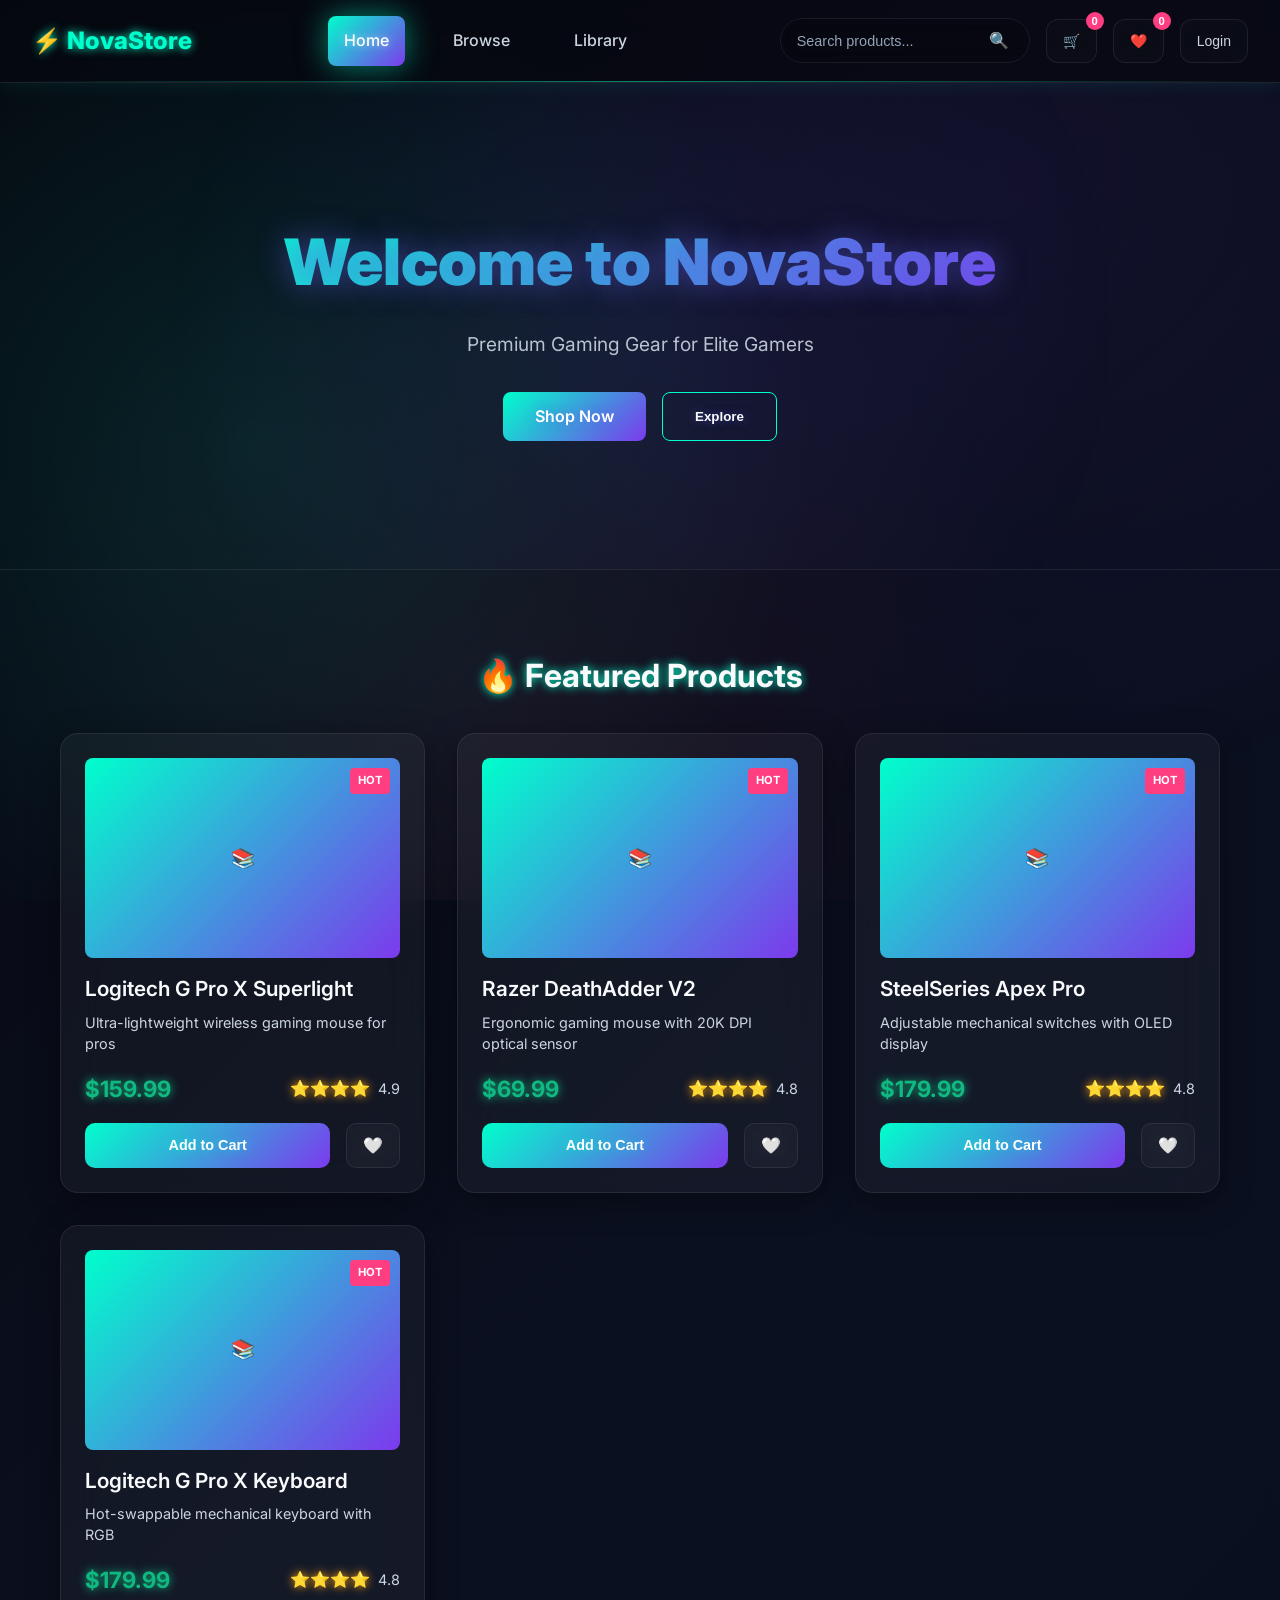
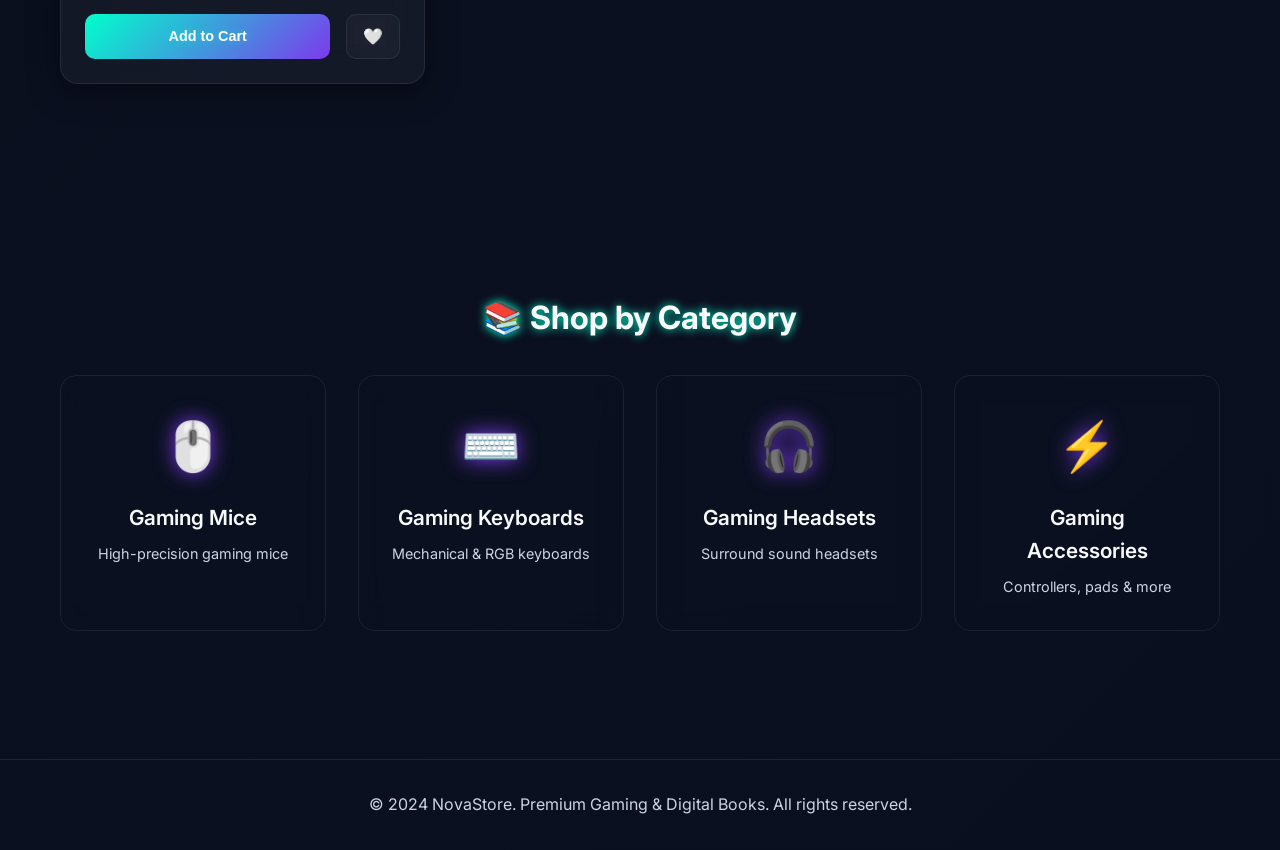
<file: index.html>
<!DOCTYPE html>
<html lang="en">
<head>
    <meta charset="UTF-8">
    <meta name="viewport" content="width=device-width, initial-scale=1.0">
    <title>NovaStore - Premium Gaming Gear</title>
    <link rel="stylesheet" href="assets/style.css">
    <link rel="preconnect" href="https://fonts.googleapis.com">
    <link rel="preconnect" href="https://fonts.gstatic.com" crossorigin>
    <link href="https://fonts.googleapis.com/css2?family=Inter:wght@300;400;500;600;700;800;900&display=swap" rel="stylesheet">
<style>
/* FORCE MOBILE FIX - NO BREAK */
@media screen and (max-width: 768px) {

  body {
    margin: 0;
    padding: 0;
    overflow-x: hidden;
  }

  .navbar {
    display: flex;
    flex-direction: column !important;
    align-items: center !important;
    gap: 10px;
  }

  .nav-menu {
    display: flex;
    flex-wrap: wrap;
    justify-content: center;
    gap: 8px;
  }

  .nav-actions {
    width: 100%;
    display: flex;
    justify-content: space-around;
  }

  input, .search-input {
    width: 90% !important;
  }

  .products-grid {
    display: grid !important;
    grid-template-columns: 1fr !important;
    gap: 15px;
  }

  .product-card {
    width: 100% !important;
  }

  button, .product-btn {
    width: 100%;
  }
}
</style>
</head>
<body>
    <!-- Navigation -->
    <nav class="navbar">
        <div class="nav-left">
            <div class="nav-brand">
                <h2>⚡ NovaStore</h2>
            </div>
        </div>
        <div class="nav-center">
            <div class="nav-menu">
                <a href="index.html" class="nav-link active">Home</a>
                <a href="browse.html" class="nav-link">Browse</a>
                <a href="library.html" class="nav-link">Library</a>
            </div>
        </div>
        <div class="nav-right">
            <div class="search-container">
                <input type="text" id="searchInput" placeholder="Search products...">
                <button class="search-btn">🔍</button>
            </div>
            <button class="nav-btn" id="cartBtn">
                <span class="icon">🛒</span>
                <span class="count" id="cartCount">0</span>
            </button>
            <button class="nav-btn" id="wishlistBtn">
                <span class="icon">❤️</span>
                <span class="count" id="wishlistCount">0</span>
            </button>
            <button class="nav-btn" id="loginBtn">Login</button>
        </div>
        <button class="mobile-menu-toggle" id="mobileMenuToggle">☰</button>
    </nav>

    <!-- Hero Section -->
    <section class="hero">
        <div class="hero-content">
            <h1 class="hero-title">Welcome to NovaStore</h1>
            <p class="hero-subtitle">Premium Gaming Gear for Elite Gamers</p>
            <div class="hero-actions">
                <a href="browse.html" class="btn-primary">Shop Now</a>
                <button class="btn-secondary" id="exploreBtn">Explore</button>
            </div>
        </div>
        <div class="hero-background"></div>
    </section>

    <!-- Featured Products -->
    <section class="featured-section">
        <div class="container">
            <h2 class="section-title">🔥 Featured Products</h2>
            <div class="products-grid" id="featuredProductsGrid">
                <!-- Products will be dynamically inserted here -->
            </div>
        </div>
    </section>

    <!-- Categories -->
    <section class="categories-section">
        <div class="container">
            <h2 class="section-title">📚 Shop by Category</h2>
            <div class="categories-grid">
                <div class="category-card" data-category="Gaming Gear - Mouse">
                    <div class="category-icon">🖱️</div>
                    <h3>Gaming Mice</h3>
                    <p>High-precision gaming mice</p>
                </div>
                <div class="category-card" data-category="Gaming Gear - Keyboard">
                    <div class="category-icon">⌨️</div>
                    <h3>Gaming Keyboards</h3>
                    <p>Mechanical & RGB keyboards</p>
                </div>
                <div class="category-card" data-category="Gaming Gear - Headsets">
                    <div class="category-icon">🎧</div>
                    <h3>Gaming Headsets</h3>
                    <p>Surround sound headsets</p>
                </div>
                <div class="category-card" data-category="Gaming Gear - Accessories">
                    <div class="category-icon">⚡</div>
                    <h3>Gaming Accessories</h3>
                    <p>Controllers, pads & more</p>
                </div>
            </div>
        </div>
    </section>

    <!-- Cart Sidebar -->
    <div class="cart-overlay" id="cartOverlay"></div>
    <div class="cart-sidebar" id="cartSidebar">
        <div class="cart-header">
            <h3>Shopping Cart</h3>
            <button class="close-btn" id="closeCartBtn">×</button>
        </div>
        <div class="cart-items" id="cartItems">
            <!-- Cart items will be dynamically inserted here -->
        </div>
        <div class="cart-footer">
            <div class="cart-total">
                <span>Total:</span>
                <span id="cartTotal">$0.00</span>
            </div>
            <button class="checkout-btn" id="checkoutBtn">Checkout</button>
        </div>
    </div>

    <!-- Wishlist Modal -->
    <div class="wishlist-overlay" id="wishlistOverlay"></div>
    <div class="wishlist-modal" id="wishlistModal">
        <div class="wishlist-header">
            <h3>My Wishlist</h3>
            <button class="close-btn" id="closeWishlistBtn">×</button>
        </div>
        <div class="wishlist-items" id="wishlistItems">
            <!-- Wishlist items will be dynamically inserted here -->
        </div>
    </div>

    <!-- Login Modal -->
    <div class="login-overlay" id="loginOverlay"></div>
    <div class="login-modal" id="loginModal">
        <div class="login-header">
            <h3>Login to NovaStore</h3>
            <button class="close-btn" id="closeLoginBtn">×</button>
        </div>
        <form id="loginForm">
            <div class="form-group">
                <input type="text" id="loginUsername" placeholder="Username" required>
            </div>
            <div class="form-group">
                <input type="password" id="loginPassword" placeholder="Password" required>
            </div>
            <button type="submit" class="btn-primary">Login</button>
        </form>
    </div>

    <!-- Toast Notifications -->
    <div class="toast-container" id="toastContainer"></div>

    <!-- Footer -->
    <footer class="footer">
        <div class="container">
            <p>&copy; 2024 NovaStore. Premium Gaming & Digital Books. All rights reserved.</p>
        </div>
    </footer>

    <script src="assets/app.js" defer></script>
</body>
</html>
</file>
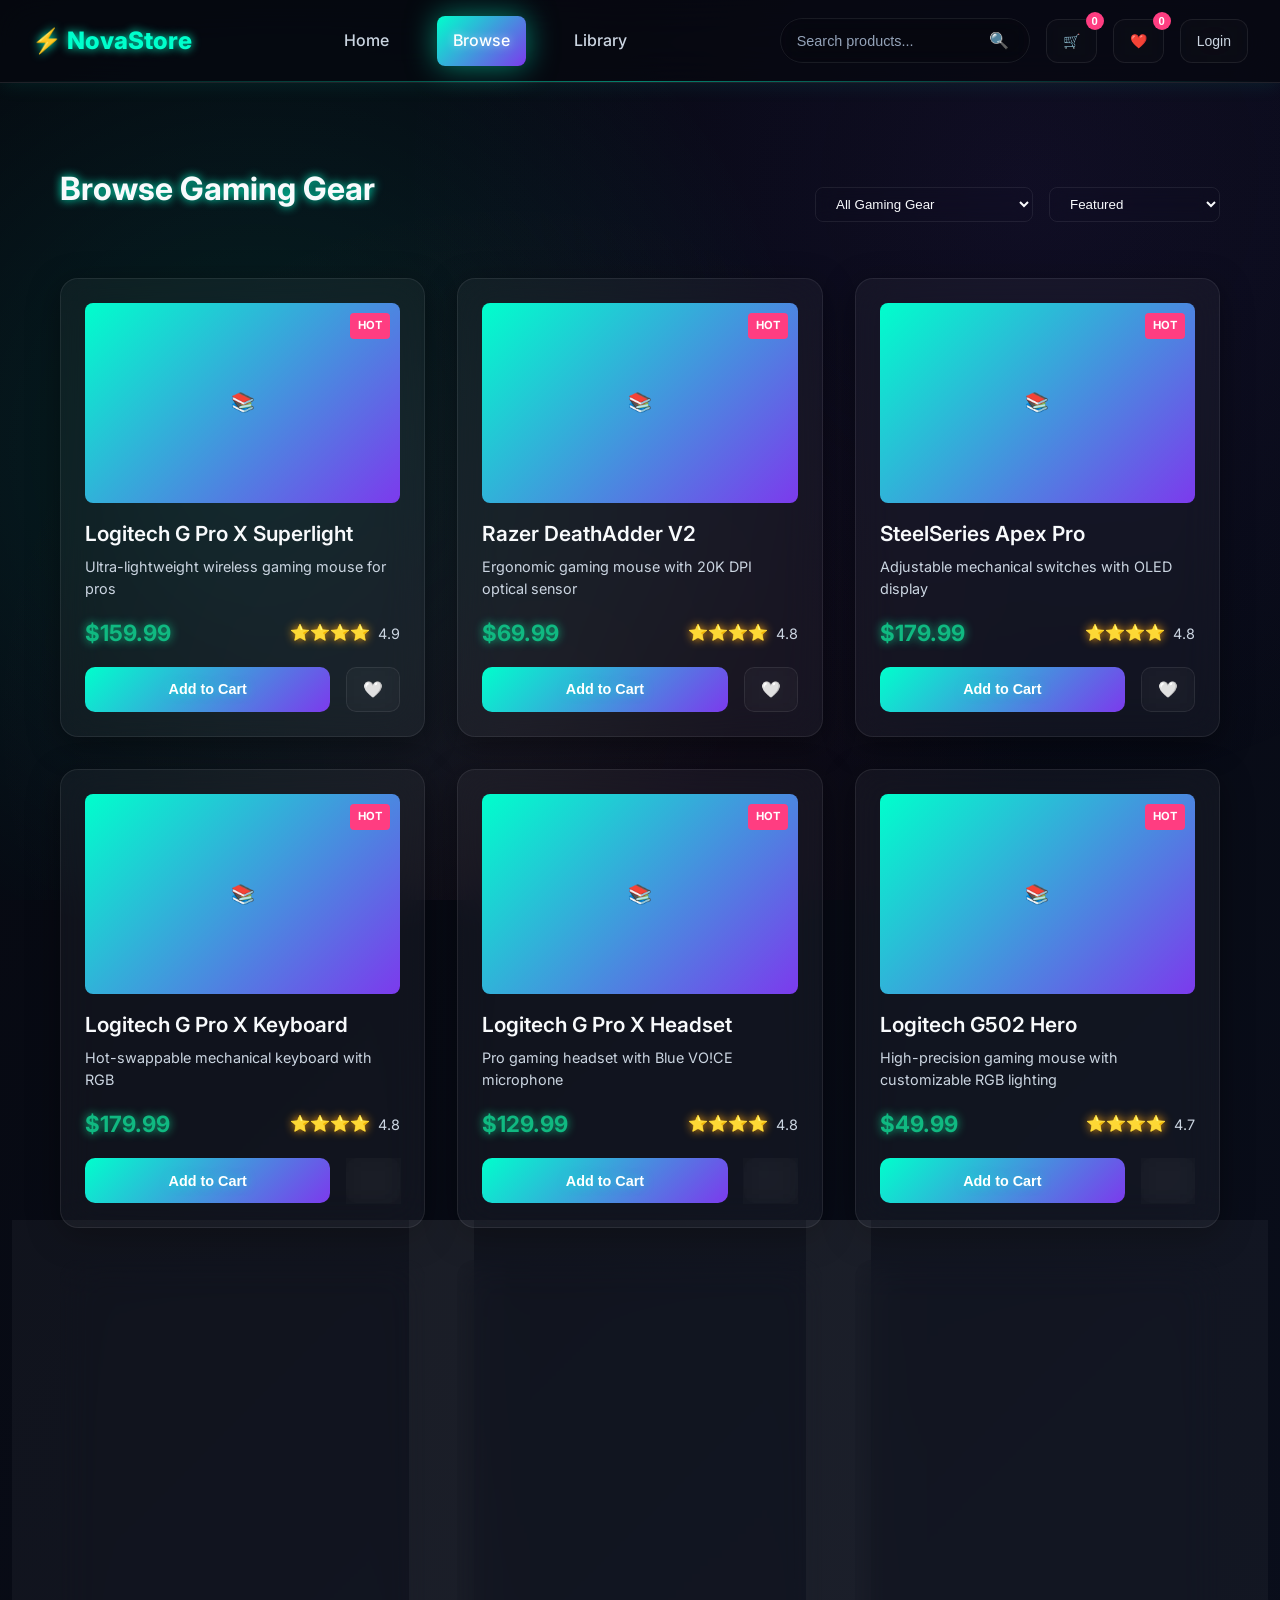
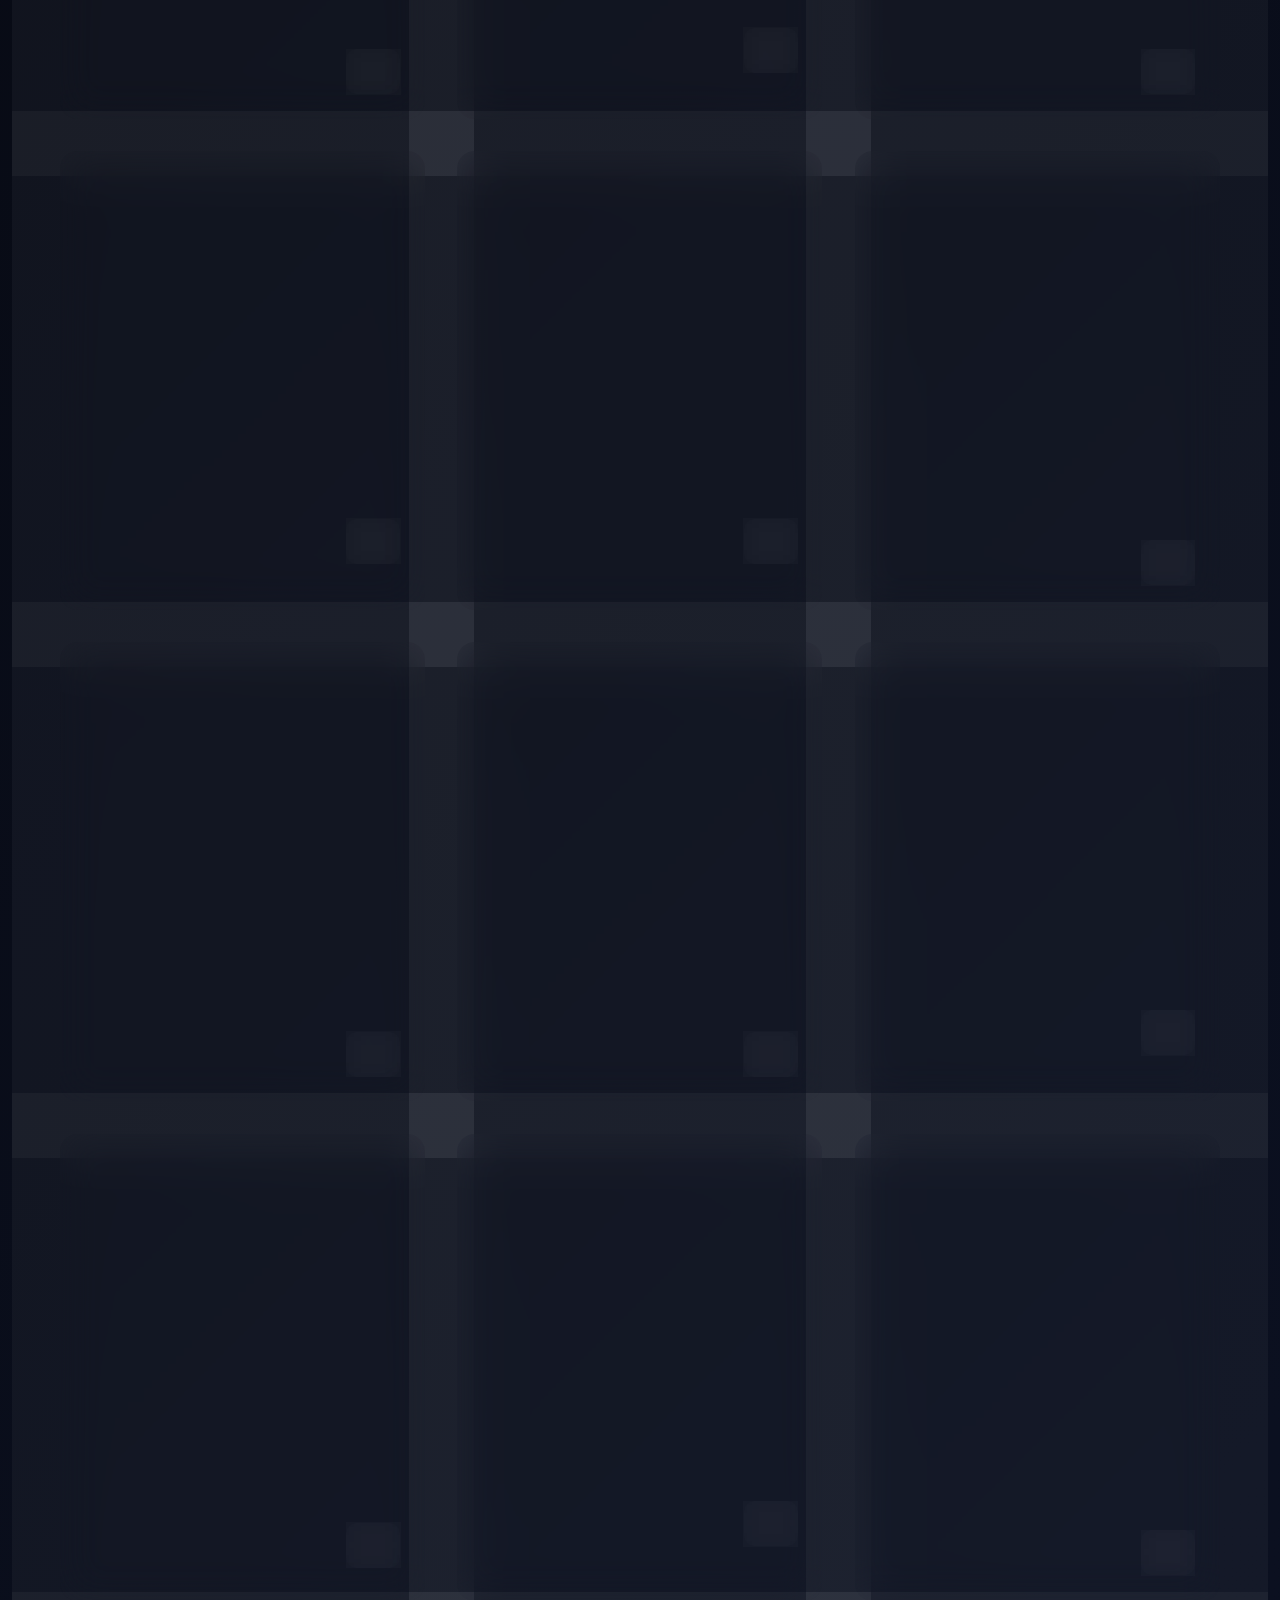
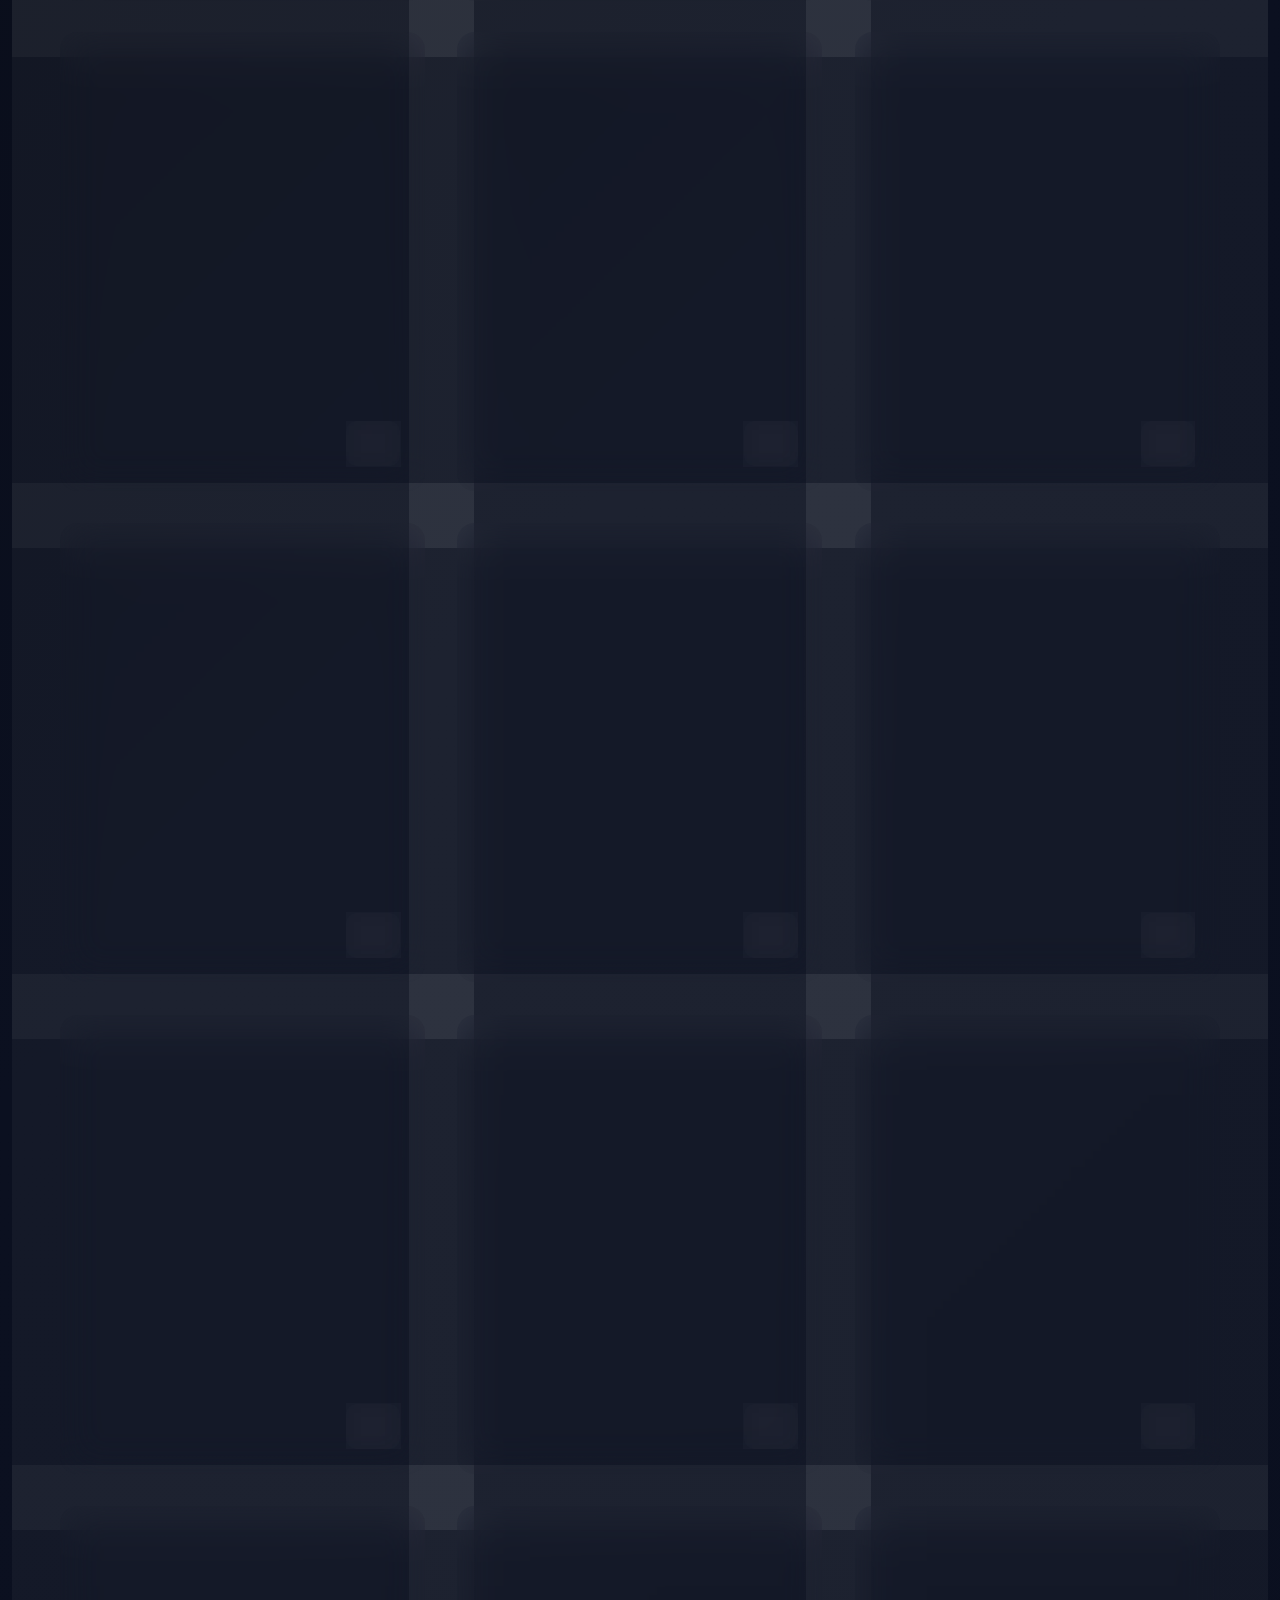
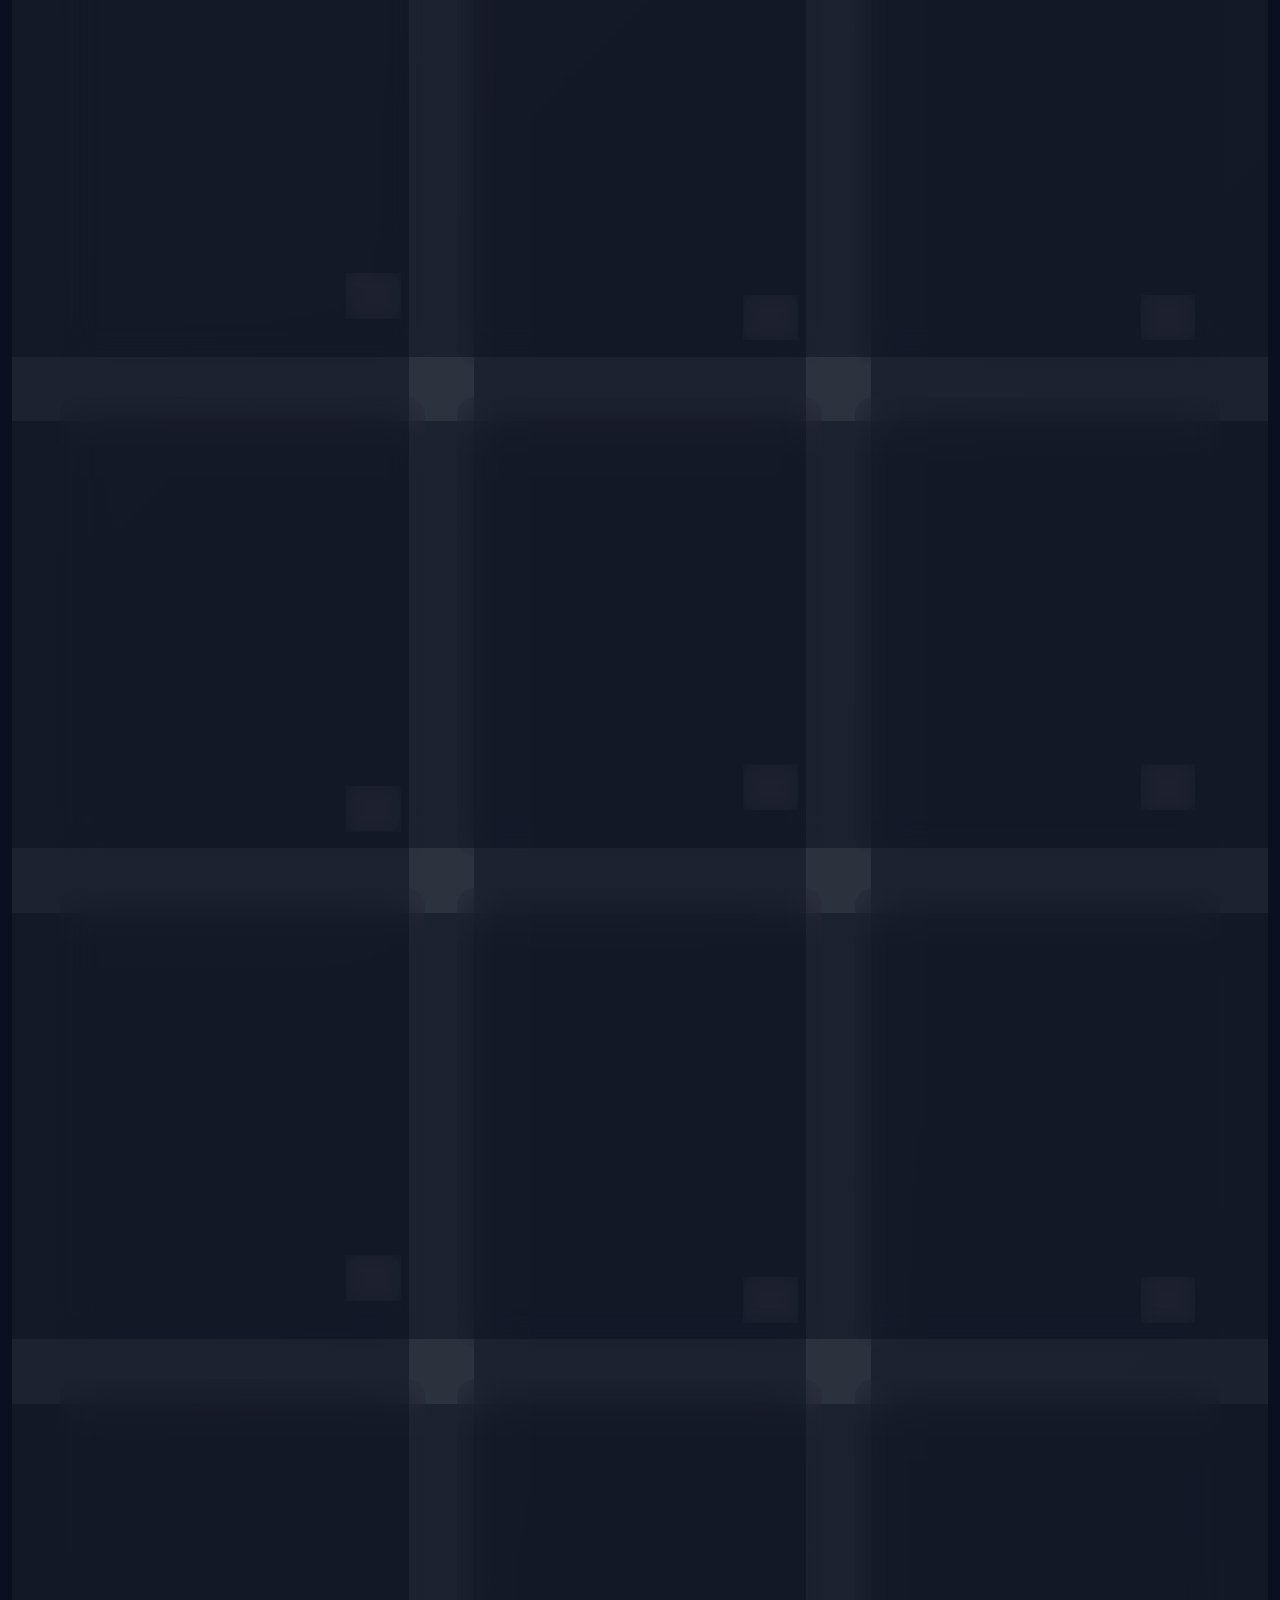
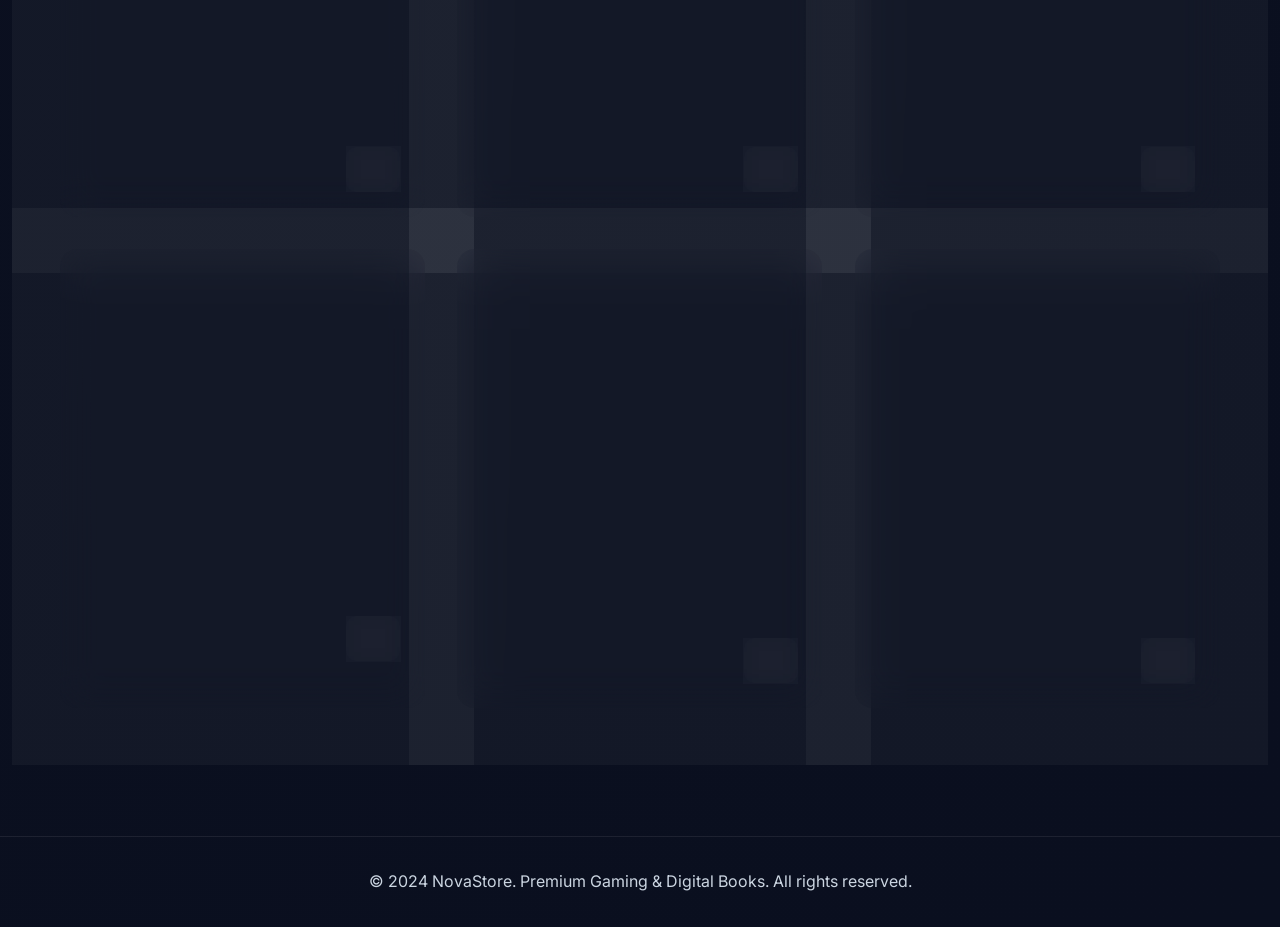
<file: browse.html>
<!DOCTYPE html>
<html lang="en">
<head>
    <meta charset="UTF-8">
    <meta name="viewport" content="width=device-width, initial-scale=1.0">
    <title>Browse Gaming Gear - NovaStore</title>
    <link rel="stylesheet" href="assets/style.css">
    <link rel="preconnect" href="https://fonts.googleapis.com">
    <link rel="preconnect" href="https://fonts.gstatic.com" crossorigin>
    <link href="https://fonts.googleapis.com/css2?family=Inter:wght@300;400;500;600;700;800;900&display=swap" rel="stylesheet">
</head>
<body>
    <!-- Navigation -->
    <nav class="navbar">
        <div class="nav-left">
            <div class="nav-brand">
                <h2>⚡ NovaStore</h2>
            </div>
        </div>
        <div class="nav-center">
            <div class="nav-menu">
                <a href="index.html" class="nav-link">Home</a>
                <a href="browse.html" class="nav-link active">Browse</a>
                <a href="library.html" class="nav-link">Library</a>
            </div>
        </div>
        <div class="nav-right">
            <div class="search-container">
                <input type="text" id="searchInput" placeholder="Search products...">
                <button class="search-btn">🔍</button>
            </div>
            <button class="nav-btn" id="cartBtn">
                <span class="icon">🛒</span>
                <span class="count" id="cartCount">0</span>
            </button>
            <button class="nav-btn" id="wishlistBtn">
                <span class="icon">❤️</span>
                <span class="count" id="wishlistCount">0</span>
            </button>
            <button class="nav-btn" id="loginBtn">Login</button>
        </div>
        <button class="mobile-menu-toggle" id="mobileMenuToggle">☰</button>
    </nav>

    <!-- Browse Section -->
    <section class="browse-section">
        <div class="container">
            <div class="browse-header">
                <h1 class="page-title">Browse Gaming Gear</h1>
                <div class="filter-controls">
                    <select id="categoryFilter">
                        <option value="all">All Gaming Gear</option>
                        <option value="Gaming Gear - Mouse">Gaming Gear - Mouse</option>
                        <option value="Gaming Gear - Keyboard">Gaming Gear - Keyboard</option>
                        <option value="Gaming Gear - Headsets">Gaming Gear - Headsets</option>
                        <option value="Gaming Gear - Accessories">Gaming Gear - Accessories</option>
                    </select>
                    <select id="sortFilter">
                        <option value="featured">Featured</option>
                        <option value="price-low">Price: Low to High</option>
                        <option value="price-high">Price: High to Low</option>
                        <option value="rating">Rating: High to Low</option>
                    </select>
                </div>
            </div>
            <div class="products-grid" id="allProductsGrid">
                <!-- Products will be dynamically inserted here -->
            </div>
        </div>
    </section>

    <!-- Cart Sidebar -->
    <div class="cart-overlay" id="cartOverlay"></div>
    <div class="cart-sidebar" id="cartSidebar">
        <div class="cart-header">
            <h3>Shopping Cart</h3>
            <button class="close-btn" id="closeCartBtn">×</button>
        </div>
        <div class="cart-items" id="cartItems">
            <!-- Cart items will be dynamically inserted here -->
        </div>
        <div class="cart-footer">
            <div class="cart-total">
                <span>Total:</span>
                <span id="cartTotal">$0.00</span>
            </div>
            <button class="checkout-btn" id="checkoutBtn">Checkout</button>
        </div>
    </div>

    <!-- Wishlist Modal -->
    <div class="wishlist-overlay" id="wishlistOverlay"></div>
    <div class="wishlist-modal" id="wishlistModal">
        <div class="wishlist-header">
            <h3>My Wishlist</h3>
            <button class="close-btn" id="closeWishlistBtn">×</button>
        </div>
        <div class="wishlist-items" id="wishlistItems">
            <!-- Wishlist items will be dynamically inserted here -->
        </div>
    </div>

    <!-- Login Modal -->
    <div class="login-overlay" id="loginOverlay"></div>
    <div class="login-modal" id="loginModal">
        <div class="login-header">
            <h3>Login to NovaStore</h3>
            <button class="close-btn" id="closeLoginBtn">×</button>
        </div>
        <form id="loginForm">
            <div class="form-group">
                <input type="text" id="loginUsername" placeholder="Username" required>
            </div>
            <div class="form-group">
                <input type="password" id="loginPassword" placeholder="Password" required>
            </div>
            <button type="submit" class="btn-primary">Login</button>
        </form>
    </div>

    <!-- Toast Notifications -->
    <div class="toast-container" id="toastContainer"></div>

    <!-- Footer -->
    <footer class="footer">
        <div class="container">
            <p>&copy; 2024 NovaStore. Premium Gaming & Digital Books. All rights reserved.</p>
        </div>
    </footer>

    <script src="assets/app.js" defer></script>
</body>
</html>
</file>
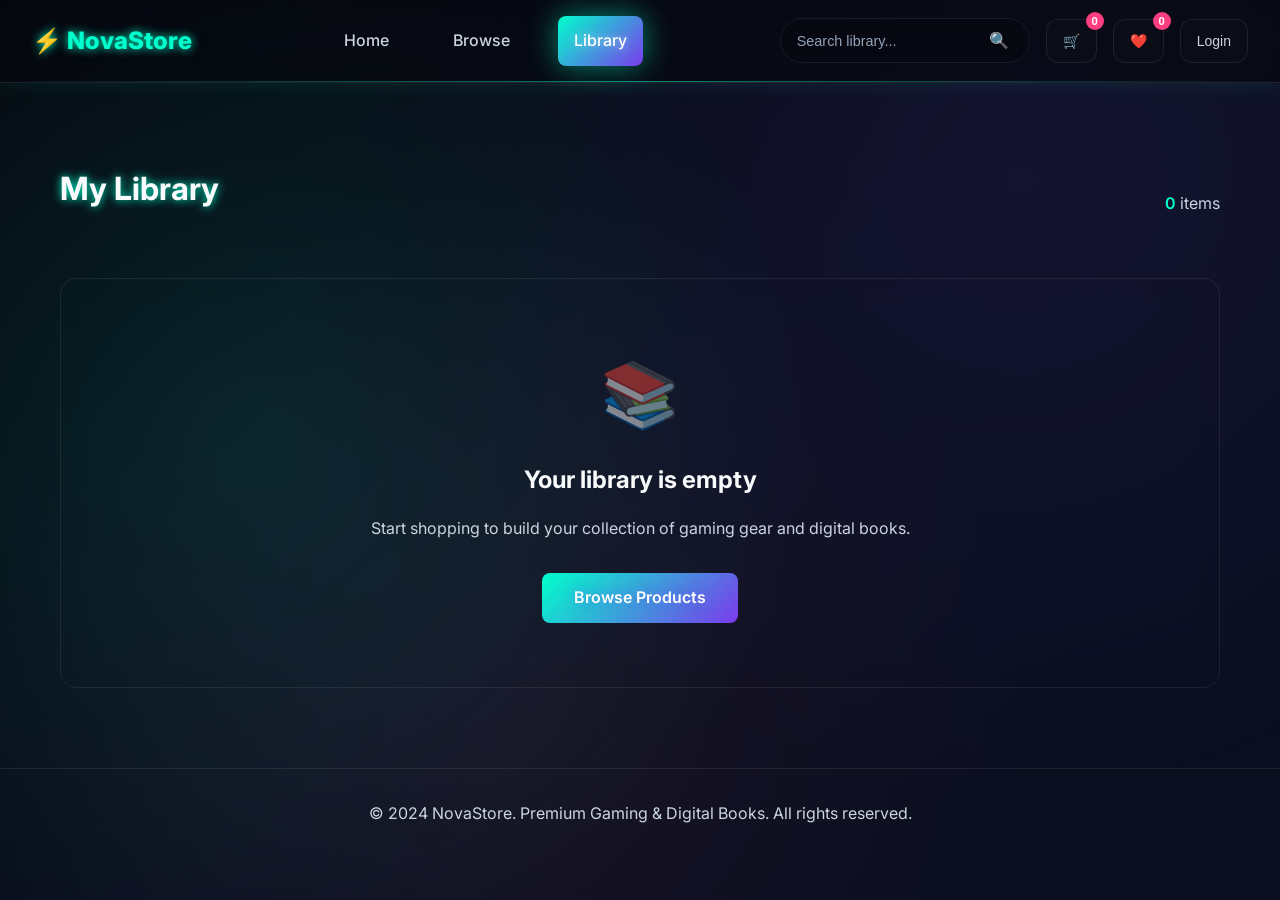
<file: library.html>
<!DOCTYPE html>
<html lang="en">
<head>
    <meta charset="UTF-8">
    <meta name="viewport" content="width=device-width, initial-scale=1.0">
    <title>Gaming Gear Library - NovaStore</title>
    <link rel="stylesheet" href="assets/style.css">
    <link rel="preconnect" href="https://fonts.googleapis.com">
    <link rel="preconnect" href="https://fonts.gstatic.com" crossorigin>
    <link href="https://fonts.googleapis.com/css2?family=Inter:wght@300;400;500;600;700;800;900&display=swap" rel="stylesheet">
</head>
<body>
    <!-- Navigation -->
    <nav class="navbar">
        <div class="nav-left">
            <div class="nav-brand">
                <h2>⚡ NovaStore</h2>
            </div>
        </div>
        <div class="nav-center">
            <div class="nav-menu">
                <a href="index.html" class="nav-link">Home</a>
                <a href="browse.html" class="nav-link">Browse</a>
                <a href="library.html" class="nav-link active">Library</a>
            </div>
        </div>
        <div class="nav-right">
            <div class="search-container">
                <input type="text" id="searchInput" placeholder="Search library...">
                <button class="search-btn">🔍</button>
            </div>
            <button class="nav-btn" id="cartBtn">
                <span class="icon">🛒</span>
                <span class="count" id="cartCount">0</span>
            </button>
            <button class="nav-btn" id="wishlistBtn">
                <span class="icon">❤️</span>
                <span class="count" id="wishlistCount">0</span>
            </button>
            <button class="nav-btn" id="loginBtn">Login</button>
        </div>
        <button class="mobile-menu-toggle" id="mobileMenuToggle">☰</button>
    </nav>

    <!-- Library Section -->
    <section class="library-section">
        <div class="container">
            <div class="library-header">
                <h1 class="page-title">My Library</h1>
                <div class="library-stats">
                    <span id="libraryCount">0</span> items
                </div>
            </div>
            <div class="products-grid" id="libraryGrid">
                <!-- Library items will be dynamically inserted here -->
            </div>
            <div class="empty-state" id="emptyLibrary" style="display: none;">
                <div class="empty-icon">📚</div>
                <h3>Your library is empty</h3>
                <p>Start shopping to build your collection of gaming gear and digital books.</p>
                <a href="browse.html" class="btn-primary">Browse Products</a>
            </div>
        </div>
    </section>

    <!-- Cart Sidebar -->
    <div class="cart-overlay" id="cartOverlay"></div>
    <div class="cart-sidebar" id="cartSidebar">
        <div class="cart-header">
            <h3>Shopping Cart</h3>
            <button class="close-btn" id="closeCartBtn">×</button>
        </div>
        <div class="cart-items" id="cartItems">
            <!-- Cart items will be dynamically inserted here -->
        </div>
        <div class="cart-footer">
            <div class="cart-total">
                <span>Total:</span>
                <span id="cartTotal">$0.00</span>
            </div>
            <button class="checkout-btn" id="checkoutBtn">Checkout</button>
        </div>
    </div>

    <!-- Wishlist Modal -->
    <div class="wishlist-overlay" id="wishlistOverlay"></div>
    <div class="wishlist-modal" id="wishlistModal">
        <div class="wishlist-header">
            <h3>My Wishlist</h3>
            <button class="close-btn" id="closeWishlistBtn">×</button>
        </div>
        <div class="wishlist-items" id="wishlistItems">
            <!-- Wishlist items will be dynamically inserted here -->
        </div>
    </div>

    <!-- Login Modal -->
    <div class="login-overlay" id="loginOverlay"></div>
    <div class="login-modal" id="loginModal">
        <div class="login-header">
            <h3>Login to NovaStore</h3>
            <button class="close-btn" id="closeLoginBtn">×</button>
        </div>
        <form id="loginForm">
            <div class="form-group">
                <input type="text" id="loginUsername" placeholder="Username" required>
            </div>
            <div class="form-group">
                <input type="password" id="loginPassword" placeholder="Password" required>
            </div>
            <button type="submit" class="btn-primary">Login</button>
        </form>
    </div>

    <!-- Toast Notifications -->
    <div class="toast-container" id="toastContainer"></div>

    <!-- Footer -->
    <footer class="footer">
        <div class="container">
            <p>&copy; 2024 NovaStore. Premium Gaming & Digital Books. All rights reserved.</p>
        </div>
    </footer>

    <script src="assets/app.js" defer></script>
</body>
</html>
</file>
<file: assets/style.css>
/* NovaStore - Premium Dark Neon SaaS Gaming Marketplace */
:root {
    /* Premium Dark Neon Theme Variables */
    --bg-primary: #06080f;
    --bg-secondary: #0b1020;
    --bg-gradient: linear-gradient(135deg, #06080f 0%, #0b1020 50%, #0a0f1f 100%);
    --card-bg: rgba(255, 255, 255, 0.04);
    --card-glass: rgba(255, 255, 255, 0.02);
    --border: rgba(255, 255, 255, 0.08);
    --border-glow: rgba(255, 255, 255, 0.12);
    
    /* Neon Accent Colors */
    --primary: #00ffcc;
    --secondary: #7c3aed;
    --accent: #ff3d81;
    --success: #10b981;
    --warning: #f59e0b;
    --error: #ef4444;
    
    /* Text System */
    --text: #e5e7eb;
    --text-primary: #f8fafc;
    --text-secondary: #cbd5e1;
    --text-muted: #94a3b8;
    --text-dim: #64748b;
    
    /* Shadow & Glow System */
    --shadow-glow: 0 0 20px rgba(0, 255, 204, 0.3);
    --shadow-card: 0 8px 32px rgba(0, 0, 0, 0.4);
    --shadow-hover: 0 12px 48px rgba(0, 255, 204, 0.15);
    --glow-primary: 0 0 30px rgba(0, 255, 204, 0.5);
    --glow-secondary: 0 0 25px rgba(124, 58, 237, 0.4);
    --glow-accent: 0 0 20px rgba(255, 61, 129, 0.4);
    
    /* Glass Effect Values */
    --glass-blur: blur(20px);
    --glass-bg: rgba(6, 8, 15, 0.7);
    --glass-border: rgba(255, 255, 255, 0.1);
}

* {
    margin: 0;
    padding: 0;
    box-sizing: border-box;
}

body {
    font-family: 'Inter', -apple-system, BlinkMacSystemFont, 'Segoe UI', sans-serif;
    background: var(--bg-gradient);
    color: var(--text-primary);
    line-height: 1.6;
    overflow-x: hidden;
    min-height: 100vh;
    position: relative;
}

body::before {
    content: '';
    position: fixed;
    top: 0;
    left: 0;
    right: 0;
    bottom: 0;
    background: radial-gradient(circle at 20% 50%, rgba(0, 255, 204, 0.1) 0%, transparent 50%),
                radial-gradient(circle at 80% 20%, rgba(124, 58, 237, 0.08) 0%, transparent 50%),
                radial-gradient(circle at 40% 80%, rgba(255, 61, 129, 0.06) 0%, transparent 50%);
    pointer-events: none;
    z-index: -1;
    animation: backgroundFloat 20s ease-in-out infinite;
}

.container {
    max-width: 1200px;
    margin: 0 auto;
    padding: 0 20px;
}

/* Navigation - Steam Style Glass UI */
.navbar {
    display: flex;
    justify-content: space-between;
    align-items: center;
    padding: 1rem 2rem;
    background: var(--glass-bg);
    backdrop-filter: var(--glass-blur);
    border-bottom: 1px solid var(--glass-border);
    position: sticky;
    top: 0;
    z-index: 1000;
    box-shadow: 0 0 20px rgba(0, 255, 204, 0.1);
    transition: all 0.3s ease;
}

.navbar::after {
    content: '';
    position: absolute;
    bottom: 0;
    left: 0;
    right: 0;
    height: 1px;
    background: linear-gradient(90deg, transparent, var(--primary), transparent);
    opacity: 0.5;
    animation: borderGlow 3s ease-in-out infinite;
}

.nav-left {
    display: flex;
    align-items: center;
    flex: 0 0 auto;
}

.nav-brand h2 {
    font-weight: 800;
    font-size: 1.5rem;
    color: var(--primary);
    margin: 0;
    text-shadow: 0 0 10px var(--primary);
}

.nav-center {
    display: flex;
    justify-content: center;
    align-items: center;
    flex: 1 0 auto;
}

.nav-menu {
    display: flex;
    align-items: center;
    gap: 2rem;
}

.nav-link {
    color: var(--text-secondary);
    text-decoration: none;
    font-weight: 500;
    padding: 0.75rem 1rem;
    border-radius: 8px;
    transition: all 0.3s ease;
    position: relative;
    overflow: hidden;
}

.nav-link::before {
    content: '';
    position: absolute;
    top: 0;
    left: -100%;
    width: 100%;
    height: 100%;
    background: linear-gradient(90deg, transparent, rgba(0, 255, 204, 0.2), transparent);
    transition: left 0.5s ease;
}

.nav-link:hover {
    background: var(--card-glass);
    color: var(--primary);
    transform: translateY(-2px);
    box-shadow: 0 4px 12px rgba(0, 255, 204, 0.2);
}

.nav-link:hover::before {
    left: 100%;
}

.nav-link.active {
    background: linear-gradient(135deg, var(--primary), var(--secondary));
    color: white;
    box-shadow: var(--glow-primary);
    text-shadow: 0 0 10px rgba(255, 255, 255, 0.5);
}

.nav-right {
    display: flex;
    align-items: center;
    gap: 1rem;
    flex: 0 0 auto;
}

.search-container {
    display: flex;
    align-items: center;
    background: var(--bg-glass);
    border: 1px solid var(--border);
    border-radius: 25px;
    padding: 0.5rem 1rem;
    transition: all 0.3s ease;
    min-width: 200px;
    backdrop-filter: blur(10px);
}

.search-container input {
    background: none;
    border: none;
    color: var(--text-primary);
    font-size: 0.9rem;
    width: 100%;
    outline: none;
}

.search-container input::placeholder {
    color: var(--text-muted);
}

.search-btn {
    background: none;
    border: none;
    color: var(--text-secondary);
    cursor: pointer;
    font-size: 1rem;
    padding: 0.25rem;
    margin-left: 0.5rem;
}

.nav-btn {
    background: var(--card-glass);
    border: 1px solid var(--border);
    color: var(--text-secondary);
    border-radius: 10px;
    padding: 0.5rem 1rem;
    cursor: pointer;
    transition: all 0.3s cubic-bezier(0.4, 0, 0.2, 1);
    font-weight: 500;
    font-size: 0.9rem;
    position: relative;
    backdrop-filter: var(--glass-blur);
    overflow: hidden;
}

.nav-btn::before {
    content: '';
    position: absolute;
    top: 50%;
    left: 50%;
    width: 0;
    height: 0;
    background: radial-gradient(circle, rgba(0, 255, 204, 0.2), transparent);
    transform: translate(-50%, -50%);
    transition: all 0.4s ease;
    border-radius: 50%;
}

.nav-btn:hover {
    border-color: var(--primary);
    color: var(--primary);
    transform: translateY(-3px) scale(1.05);
    box-shadow: var(--glow-primary);
}

.nav-btn:hover::before {
    width: 100%;
    height: 100%;
}

.nav-btn.bounce {
    animation: cartBounce 0.6s ease;
}

.nav-btn .count {
    position: absolute;
    top: -8px;
    right: -8px;
    background: var(--accent);
    color: white;
    border-radius: 50%;
    width: 18px;
    height: 18px;
    display: flex;
    align-items: center;
    justify-content: center;
    font-size: 0.7rem;
    font-weight: 700;
}

/* Enhanced Badge/Count Styling */
.cart-count,
.wishlist-count,
.badge,
.item-count {
    position: absolute;
    top: -6px;
    right: -6px;

    min-width: 18px;
    height: 18px;
    padding: 0 5px;

    display: flex;
    align-items: center;
    justify-content: center;

    font-size: 11px;
    font-weight: 700;
    line-height: 1;

    border-radius: 999px;

    background: #ff3d81;
    color: #ffffff;

    box-shadow: 0 0 10px rgba(255, 61, 129, 0.5);

    z-index: 10;
}

/* Enhanced Navigation Button Styling */
.nav-actions button,
.nav-btn,
.icon-btn {
    position: relative;

    /* make buttons bigger */
    padding: 10px 16px;
    min-width: 44px;
    min-height: 44px;

    font-size: 14px;

    display: flex;
    align-items: center;
    justify-content: center;

    border-radius: 12px;
}

/* make icons container stable */
.nav-actions {
    display: flex;
    align-items: center;
    gap: 12px;
}

.navbar,
.nav-actions,
.nav-btn,
.icon-btn {
    overflow: visible !important;
}

/* Make sure navbar is on top layer */
.navbar {
    position: sticky;
    top: 0;
    z-index: 9999;
}

/* Ensure buttons are proper stacking context */
.nav-actions button,
.nav-btn,
.icon-btn {
    position: relative;
    z-index: 1;
}

/* FORCE badge ABOVE EVERYTHING */
.cart-count,
.wishlist-count,
.badge,
.item-count {
    position: absolute;
    top: -6px;
    right: -6px;

    z-index: 99999 !important;

    min-width: 18px;
    height: 18px;

    display: flex;
    align-items: center;
    justify-content: center;

    font-size: 11px;
    font-weight: 700;

    border-radius: 999px;

    background: #ff3d81;
    color: white;

    box-shadow: 0 0 10px rgba(255, 61, 129, 0.6);
}

/* extra safety for mobile */
@media (max-width: 768px) {
    .nav-actions button,
    .nav-btn,
    .icon-btn {
        padding: 12px 18px;
        min-width: 48px;
        min-height: 48px;
    }
}

.mobile-menu-toggle {
    display: none;
    background: var(--bg-glass);
    border: 1px solid var(--border);
    border-radius: 8px;
    padding: 0.5rem;
    cursor: pointer;
    color: var(--text-primary);
    font-size: 1.2rem;
}

/* Hero Section */
.hero {
    padding: 8rem 0;
    background: linear-gradient(135deg, var(--bg-dark) 0%, var(--bg-card) 100%);
    position: relative;
    overflow: hidden;
}

.hero-content {
    text-align: center;
    position: relative;
    z-index: 1;
    max-width: 800px;
    margin: 0 auto;
}

.hero-title {
    font-size: clamp(2.5rem, 5vw, 4rem);
    font-weight: 900;
    margin-bottom: 1rem;
    background: linear-gradient(135deg, var(--primary), var(--secondary));
    -webkit-background-clip: text;
    background-clip: text;
    -webkit-text-fill-color: transparent;
    color: transparent;
    text-shadow: 0 0 30px rgba(99, 102, 241, 0.5);
}

.hero-subtitle {
    font-size: 1.2rem;
    color: var(--text-secondary);
    margin-bottom: 2rem;
    opacity: 0.9;
}

.hero-actions {
    display: flex;
    gap: 1rem;
    justify-content: center;
    flex-wrap: wrap;
}

.hero-background {
    position: absolute;
    top: 0;
    left: 0;
    right: 0;
    bottom: 0;
    background: radial-gradient(circle, rgba(99, 102, 241, 0.1) 0%, transparent 70%);
    animation: float 6s ease-in-out infinite;
}

/* Section Styles */
section {
    padding: 5rem 0;
}

.section-title, .page-title {
    font-size: 2rem;
    font-weight: 700;
    color: var(--text-primary);
    margin-bottom: 2rem;
    text-align: center;
    text-shadow: 0 0 10px var(--primary);
}

/* Featured Section */
.featured-section {
    background: var(--bg-card);
    border-top: 1px solid var(--border);
}

/* Categories Section */
.categories-section {
    background: var(--bg-dark);
}

.categories-grid {
    display: grid;
    grid-template-columns: repeat(auto-fit, minmax(250px, 1fr));
    gap: 2rem;
    margin-bottom: 3rem;
}

.category-card {
    background: var(--bg-glass);
    border: 1px solid var(--border);
    border-radius: 16px;
    padding: 2rem;
    text-align: center;
    cursor: pointer;
    transition: all 0.3s ease;
    backdrop-filter: blur(10px);
    position: relative;
    overflow: hidden;
}

.category-card:hover {
    transform: translateY(-8px);
    border-color: var(--primary);
    box-shadow: 0 20px 40px rgba(99, 102, 241, 0.3);
}

.category-icon {
    font-size: 3rem;
    margin-bottom: 1rem;
    filter: drop-shadow(0 0 10px var(--secondary));
}

.category-card h3 {
    font-size: 1.3rem;
    font-weight: 600;
    color: var(--text-primary);
    margin-bottom: 0.5rem;
}

.category-card p {
    color: var(--text-secondary);
    font-size: 0.9rem;
}

/* Browse Section */
.browse-section {
    background: var(--bg-dark);
    min-height: 60vh;
}

.browse-header {
    display: flex;
    justify-content: space-between;
    align-items: center;
    margin-bottom: 2rem;
    flex-wrap: wrap;
    gap: 1rem;
}

.filter-controls {
    display: flex;
    gap: 1rem;
}

.filter-controls select {
    background: var(--bg-glass);
    border: 1px solid var(--border);
    color: var(--text-primary);
    padding: 0.5rem 1rem;
    border-radius: 8px;
    cursor: pointer;
    min-width: 150px;
    backdrop-filter: blur(10px);
    transition: all 0.3s ease;
}

.filter-controls select:hover {
    border-color: var(--primary);
}

/* Library Section */
.library-section {
    background: var(--bg-dark);
    min-height: 60vh;
}

.library-header {
    display: flex;
    justify-content: space-between;
    align-items: center;
    margin-bottom: 2rem;
    flex-wrap: wrap;
    gap: 1rem;
}

.library-stats {
    color: var(--text-secondary);
    font-size: 1rem;
}

.library-stats #libraryCount {
    color: var(--primary);
    font-weight: 600;
}

.empty-state {
    text-align: center;
    padding: 4rem 2rem;
    background: var(--bg-glass);
    border: 1px solid var(--border);
    border-radius: 16px;
    backdrop-filter: blur(10px);
}

.empty-icon {
    font-size: 4rem;
    margin-bottom: 1rem;
    opacity: 0.5;
}

.empty-state h3 {
    font-size: 1.5rem;
    color: var(--text-primary);
    margin-bottom: 1rem;
}

.empty-state p {
    color: var(--text-secondary);
    margin-bottom: 2rem;
}

/* Products Grid */
.products-grid {
    display: grid;
    grid-template-columns: repeat(auto-fill, minmax(300px, 1fr));
    gap: 2rem;
    margin-bottom: 3rem;
}

/* Product Cards - World-Class Glassmorphism */
.product-card {
    background: var(--card-bg);
    border: 1px solid var(--border);
    border-radius: 18px;
    padding: 1.5rem;
    transition: all 0.4s cubic-bezier(0.4, 0, 0.2, 1);
    position: relative;
    overflow: hidden;
    backdrop-filter: var(--glass-blur);
    box-shadow: var(--shadow-card);
}

.product-card::before {
    content: '';
    position: absolute;
    top: 0;
    left: 0;
    right: 0;
    bottom: 0;
    background: linear-gradient(135deg, 
        rgba(0, 255, 204, 0.05) 0%, 
        rgba(124, 58, 237, 0.03) 50%, 
        rgba(255, 61, 129, 0.02) 100%);
    opacity: 0;
    transition: opacity 0.4s ease;
    pointer-events: none;
}

.product-card:hover {
    transform: translateY(-12px) scale(1.02);
    border-color: var(--primary);
    box-shadow: var(--shadow-hover);
    background: var(--card-glass);
}

.product-card:hover::before {
    opacity: 1;
}

.product-image {
    width: 100%;
    height: 200px;
    background: linear-gradient(135deg, var(--primary), var(--secondary));
    border-radius: 8px;
    display: flex;
    align-items: center;
    justify-content: center;
    color: white;
    font-size: 1.2rem;
    font-weight: 600;
    margin-bottom: 1rem;
    position: relative;
}

.product-badge {
    position: absolute;
    top: 10px;
    right: 10px;
    background: var(--accent);
    color: white;
    padding: 0.25rem 0.5rem;
    border-radius: 4px;
    font-size: 0.7rem;
    font-weight: 700;
    text-transform: uppercase;
}

.product-title {
    font-size: 1.3rem;
    font-weight: 600;
    color: var(--text-primary);
    margin-bottom: 0.5rem;
    line-height: 1.4;
}

.product-description {
    color: var(--text-secondary);
    font-size: 0.9rem;
    line-height: 1.5;
    margin-bottom: 1rem;
}

.product-meta {
    display: flex;
    justify-content: space-between;
    align-items: center;
    margin-bottom: 1rem;
}

.product-price {
    font-size: 1.4rem;
    font-weight: 700;
    color: var(--success);
    text-shadow: 0 0 10px var(--success);
}

.product-rating {
    display: flex;
    align-items: center;
    gap: 0.5rem;
}

.stars {
    color: var(--warning);
    filter: drop-shadow(0 0 5px var(--warning));
}

.rating-value {
    color: var(--text-secondary);
    font-size: 0.9rem;
}

.product-actions {
    display: flex;
    gap: 1rem;
}

.product-btn {
    background: linear-gradient(135deg, var(--primary), var(--secondary));
    color: white;
    border: none;
    border-radius: 10px;
    padding: 0.75rem 1.5rem;
    font-weight: 600;
    cursor: pointer;
    transition: all 0.3s cubic-bezier(0.4, 0, 0.2, 1);
    font-size: 0.9rem;
    flex: 1;
    text-shadow: 0 0 10px rgba(0, 255, 204, 0.5);
    position: relative;
    overflow: hidden;
}

.product-btn::before {
    content: '';
    position: absolute;
    top: 0;
    left: -100%;
    width: 100%;
    height: 100%;
    background: linear-gradient(90deg, transparent, rgba(255, 255, 255, 0.2), transparent);
    transition: left 0.6s ease;
}

.product-btn:hover {
    transform: translateY(-3px) scale(1.02);
    box-shadow: var(--glow-primary);
    background: linear-gradient(135deg, var(--primary), var(--accent));
}

.product-btn:hover::before {
    left: 100%;
}

.product-btn:active {
    transform: translateY(-1px) scale(1.01);
    transition: all 0.1s ease;
}

.product-btn:disabled {
    background: var(--text-dim);
    cursor: not-allowed;
    transform: none;
    box-shadow: none;
    opacity: 0.6;
}

.product-btn:disabled::before {
    display: none;
}

.wishlist-btn {
    background: var(--card-glass);
    border: 1px solid var(--border);
    color: var(--text-secondary);
    border-radius: 10px;
    padding: 0.75rem 1rem;
    cursor: pointer;
    transition: all 0.3s cubic-bezier(0.4, 0, 0.2, 1);
    font-size: 1rem;
    backdrop-filter: var(--glass-blur);
    position: relative;
    overflow: hidden;
}

.wishlist-btn::before {
    content: '';
    position: absolute;
    top: 50%;
    left: 50%;
    width: 0;
    height: 0;
    background: radial-gradient(circle, rgba(255, 61, 129, 0.3), transparent);
    transform: translate(-50%, -50%);
    transition: all 0.4s ease;
    border-radius: 50%;
}

.wishlist-btn:hover {
    border-color: var(--accent);
    color: var(--accent);
    transform: translateY(-3px) scale(1.05);
    box-shadow: var(--glow-accent);
    background: var(--card-bg);
}

.wishlist-btn:hover::before {
    width: 100%;
    height: 100%;
}

.wishlist-btn.active {
    background: linear-gradient(135deg, var(--accent), var(--secondary));
    border-color: var(--accent);
    color: white;
    box-shadow: var(--glow-accent);
    animation: heartPulse 1.5s ease-in-out infinite;
}

.wishlist-btn:active {
    transform: translateY(-1px) scale(1.02);
    transition: all 0.1s ease;
}

/* Cart Sidebar */
.cart-overlay, .wishlist-overlay, .login-overlay {
    position: fixed;
    top: 0;
    left: 0;
    right: 0;
    bottom: 0;
    background: rgba(0, 0, 0, 0.9);
    z-index: 999;
    opacity: 0;
    visibility: hidden;
    transition: all 0.3s ease;
    backdrop-filter: blur(10px);
}

.cart-overlay.active, .wishlist-overlay.active, .login-overlay.active {
    opacity: 1;
    visibility: visible;
}

.cart-sidebar {
    position: fixed;
    top: 0;
    right: -400px;
    width: 350px;
    height: 100vh;
    background: var(--bg-card);
    border-left: 1px solid var(--primary);
    z-index: 1000;
    transition: right 0.3s ease;
    overflow-y: auto;
    backdrop-filter: blur(20px);
}

.cart-sidebar.active {
    right: 0;
    box-shadow: -10px 0 30px rgba(99, 102, 241, 0.3);
}

.cart-header, .wishlist-header, .login-header {
    display: flex;
    justify-content: space-between;
    align-items: center;
    padding: 1.5rem;
    border-bottom: 1px solid var(--border);
}

.close-btn {
    background: none;
    border: none;
    color: var(--text-muted);
    font-size: 1.5rem;
    cursor: pointer;
    padding: 0.5rem;
    transition: color 0.3s ease;
}

.close-btn:hover {
    color: var(--accent);
}

.cart-items, .wishlist-items {
    padding: 1rem;
    max-height: calc(100vh - 200px);
    overflow-y: auto;
}

.cart-item, .wishlist-item {
    display: flex;
    justify-content: space-between;
    align-items: center;
    padding: 1rem;
    border-bottom: 1px solid var(--border);
    background: var(--bg-glass);
    margin-bottom: 0.5rem;
    border-radius: 8px;
}

.cart-item:last-child, .wishlist-item:last-child {
    border-bottom: none;
}

.cart-item-info, .wishlist-item-info {
    flex: 1;
}

.cart-item-title, .wishlist-item-title {
    font-weight: 600;
    color: var(--text-primary);
    margin-bottom: 0.5rem;
}

.cart-item-price, .wishlist-item-price {
    color: var(--success);
    font-weight: 700;
    margin-bottom: 0.5rem;
}

.quantity-controls {
    display: flex;
    align-items: center;
    gap: 0.5rem;
}

.quantity-btn {
    background: var(--bg-glass);
    border: 1px solid var(--border);
    color: var(--text-secondary);
    border-radius: 4px;
    width: 24px;
    height: 24px;
    cursor: pointer;
    display: flex;
    align-items: center;
    justify-content: center;
    font-size: 0.8rem;
    transition: all 0.3s ease;
}

.quantity-btn:hover {
    background: var(--primary);
    color: white;
}

.quantity-value {
    color: var(--text-primary);
    font-weight: 500;
    min-width: 20px;
    text-align: center;
}

.remove-item {
    background: none;
    border: none;
    color: var(--accent);
    cursor: pointer;
    padding: 0.5rem;
    transition: color 0.3s ease;
}

.remove-item:hover {
    color: var(--error);
}

.cart-footer {
    padding: 1.5rem;
    border-top: 1px solid var(--border);
    background: var(--bg-glass);
}

.cart-total {
    display: flex;
    justify-content: space-between;
    align-items: center;
    margin-bottom: 1rem;
    font-size: 1.1rem;
    font-weight: 600;
}

.checkout-btn {
    background: linear-gradient(135deg, var(--success), var(--primary));
    color: white;
    border: none;
    border-radius: 8px;
    padding: 0.75rem 1.5rem;
    font-weight: 600;
    cursor: pointer;
    transition: all 0.3s ease;
    width: 100%;
    text-shadow: 0 0 10px rgba(16, 185, 129, 0.5);
}

.checkout-btn:hover {
    transform: translateY(-2px);
    box-shadow: 0 10px 20px rgba(16, 185, 129, 0.4);
}

/* Modals */
.wishlist-modal, .login-modal {
    position: fixed;
    top: 50%;
    left: 50%;
    transform: translate(-50%, -50%);
    background: var(--bg-card);
    border: 1px solid var(--primary);
    border-radius: 16px;
    padding: 2rem;
    max-width: 500px;
    width: 90%;
    z-index: 1001;
    opacity: 0;
    visibility: hidden;
    transition: all 0.3s ease;
    backdrop-filter: blur(20px);
}

.wishlist-modal.active, .login-modal.active {
    opacity: 1;
    visibility: visible;
    transform: translate(-50%, -50%) scale(1);
    box-shadow: 0 20px 40px rgba(99, 102, 241, 0.3);
}

/* Forms */
.form-group {
    margin-bottom: 1.5rem;
}

.form-group input {
    width: 100%;
    background: var(--bg-glass);
    border: 1px solid var(--border);
    border-radius: 8px;
    padding: 1rem;
    color: var(--text-primary);
    font-size: 1rem;
    transition: all 0.3s ease;
}

.form-group input:focus {
    outline: none;
    border-color: var(--primary);
    box-shadow: 0 0 10px rgba(99, 102, 241, 0.2);
}

.form-group input::placeholder {
    color: var(--text-muted);
}

/* Buttons */
.btn-primary, .btn-secondary {
    background: linear-gradient(135deg, var(--primary), var(--secondary));
    color: white;
    border: none;
    border-radius: 8px;
    padding: 0.75rem 2rem;
    font-weight: 600;
    cursor: pointer;
    transition: all 0.3s ease;
    text-decoration: none;
    display: inline-block;
    text-shadow: 0 0 10px rgba(99, 102, 241, 0.5);
}

.btn-secondary {
    background: var(--bg-glass);
    border: 1px solid var(--primary);
    color: var(--text-primary);
}

.btn-primary:hover, .btn-secondary:hover {
    transform: translateY(-2px);
    box-shadow: 0 10px 20px rgba(99, 102, 241, 0.4);
}

/* Toast Notifications */
.toast-container {
    position: fixed;
    top: 20px;
    right: 20px;
    z-index: 2000;
}

.toast {
    background: var(--card-glass);
    border: 1px solid var(--border);
    border-radius: 12px;
    padding: 1rem 1.5rem;
    margin-bottom: 1rem;
    color: var(--text-primary);
    font-weight: 500;
    animation: slideInFromRight 0.4s cubic-bezier(0.4, 0, 0.2, 1);
    min-width: 280px;
    backdrop-filter: var(--glass-blur);
    box-shadow: var(--shadow-card);
    position: relative;
    overflow: hidden;
}

.toast::before {
    content: '';
    position: absolute;
    top: 0;
    left: 0;
    right: 0;
    height: 2px;
    background: linear-gradient(90deg, transparent, var(--primary), transparent);
    animation: shimmer 2s ease-in-out infinite;
}

.toast.success {
    border-color: var(--success);
    background: rgba(16, 185, 129, 0.1);
}

.toast.error {
    border-color: var(--error);
    background: rgba(239, 68, 68, 0.1);
}

/* Footer */
.footer {
    background: var(--bg-card);
    padding: 2rem 0;
    text-align: center;
    border-top: 1px solid var(--border);
}

.footer p {
    color: var(--text-secondary);
}

/* High-End SaaS Animations */
@keyframes fadeIn {
    from { opacity: 0; }
    to { opacity: 1; }
}

@keyframes fadeInUp {
    from { 
        opacity: 0;
        transform: translateY(40px);
    }
    to {
        opacity: 1;
        transform: translateY(0);
    }
}

@keyframes slideInFromRight {
    from { 
        opacity: 0;
        transform: translateX(50px);
    }
    to {
        opacity: 1;
        transform: translateX(0);
    }
}

@keyframes float {
    0%, 100% { transform: translate(-50%, -50%) scale(1); }
    50% { transform: translate(-50%, -50%) scale(1.1); }
}

@keyframes backgroundFloat {
    0%, 100% { 
        background-position: 0% 50%;
        transform: scale(1);
    }
    50% { 
        background-position: 100% 50%;
        transform: scale(1.05);
    }
}

@keyframes borderGlow {
    0%, 100% { opacity: 0.3; }
    50% { opacity: 0.8; }
}

@keyframes heartPulse {
    0%, 100% { 
        transform: scale(1);
        box-shadow: var(--glow-accent);
    }
    50% { 
        transform: scale(1.05);
        box-shadow: 0 0 25px rgba(255, 61, 129, 0.6);
    }
}

@keyframes glowPulse {
    0%, 100% { 
        box-shadow: var(--glow-primary);
    }
    50% { 
        box-shadow: 0 0 40px rgba(0, 255, 204, 0.7);
    }
}

@keyframes cartBounce {
    0%, 100% { transform: scale(1); }
    25% { transform: scale(1.2) rotate(-5deg); }
    50% { transform: scale(0.9) rotate(5deg); }
    75% { transform: scale(1.1) rotate(-2deg); }
}

@keyframes shimmer {
    0% { background-position: -200% center; }
    100% { background-position: 200% center; }
}

.animate-fade-in {
    opacity: 0;
    animation: fadeIn 0.8s ease-out forwards;
}

/* Mobile Responsiveness */
@media (max-width: 768px) {

    /* NAVBAR FIX */
    .navbar {
        flex-direction: column;
        align-items: flex-start;
        gap: 10px;
        padding: 1rem;
    }

    .nav-menu {
        flex-wrap: wrap;
        gap: 10px;
        display: flex !important;
        position: static;
        opacity: 1;
        visibility: visible;
        transform: none;
        background: none;
        border: none;
        padding: 0;
        flex-direction: row;
    }

    .nav-actions {
        width: 100%;
        justify-content: space-between;
    }

    /* SEARCH BAR */
    .search-input {
        width: 100%;
    }

    /* PRODUCT GRID */
    .products-grid {
        grid-template-columns: 1fr;
    }

    /* PRODUCT CARD */
    .product-card {
        width: 100%;
    }

    /* BUTTONS */
    .product-btn {
        width: 100%;
    }
    
    .nav-left {
        flex: 1;
    }
    
    .nav-center {
        order: 3;
        flex-basis: 100%;
        margin-top: 1rem;
    }
    
    .mobile-menu-toggle {
        display: block;
    }
    
    .products-grid {
        grid-template-columns: repeat(auto-fill, minmax(250px, 1fr));
        gap: 1rem;
    }
    
    .cart-sidebar {
        width: 300px;
        right: -300px;
    }
    
    .wishlist-modal, .login-modal {
        width: 95%;
        margin: 1rem;
        padding: 1.5rem;
    }
    
    .hero-actions {
        flex-direction: column;
        align-items: center;
    }
    
    .browse-header, .library-header {
        flex-direction: column;
        gap: 1rem;
    }
    
    .filter-controls {
        justify-content: center;
    }
    
    .categories-grid {
        grid-template-columns: repeat(auto-fit, minmax(200px, 1fr));
        gap: 1rem;
    }
}

@media (max-width: 480px) {
    .products-grid {
        grid-template-columns: 1fr;
    }
    
    .nav-right {
        gap: 0.5rem;
    }
    
    .search-container {
        min-width: 150px;
    }
    
    .nav-btn {
        padding: 0.5rem 0.75rem;
        font-size: 0.8rem;
    }
}
</file>
